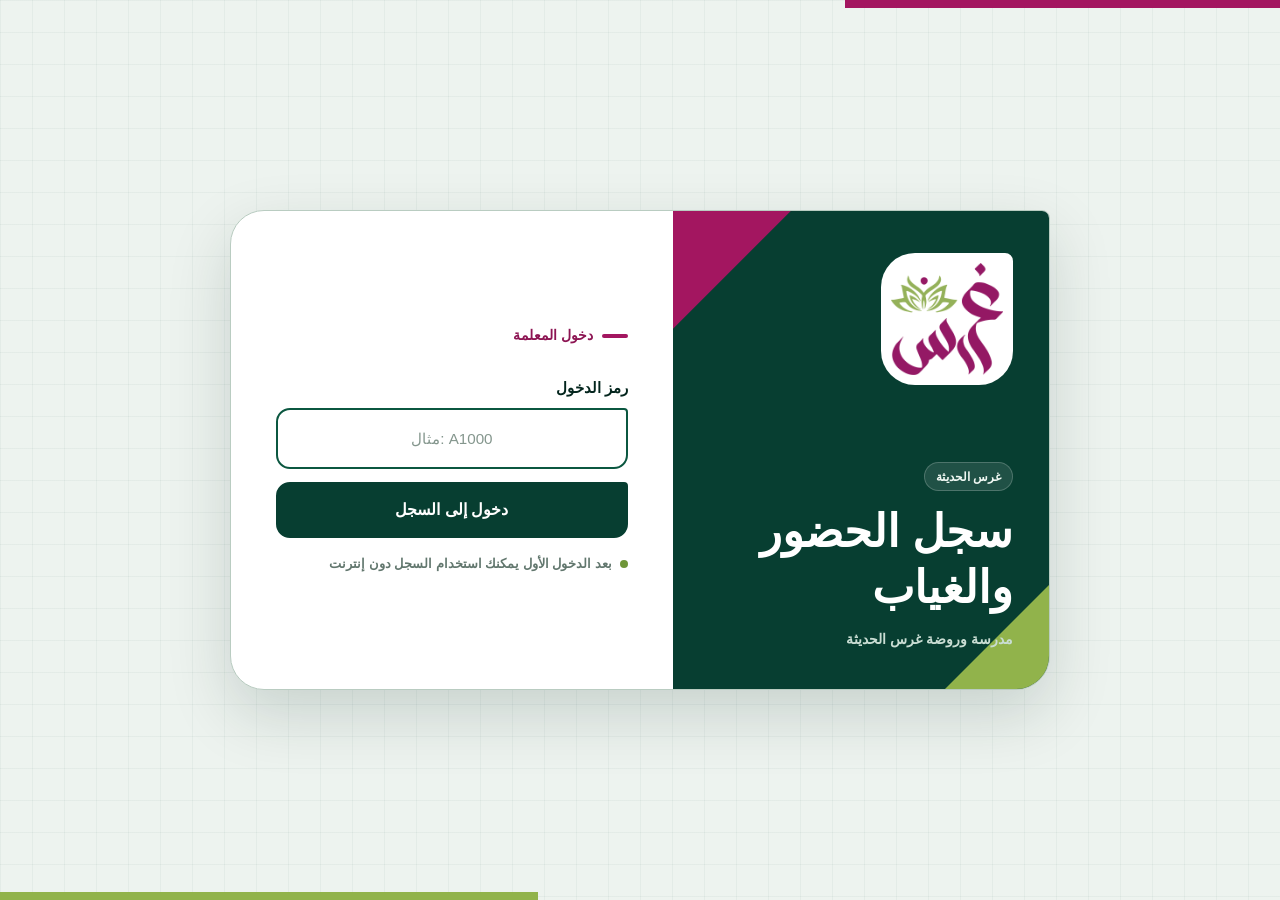
<file: index.html>
<!DOCTYPE html>
<html lang="ar" dir="rtl">
<head>
  <meta charset="UTF-8">
  <meta name="viewport" content="width=device-width,initial-scale=1,viewport-fit=cover">
  <meta name="theme-color" content="#073E31">
  <meta name="mobile-web-app-capable" content="yes">
  <meta name="apple-mobile-web-app-capable" content="yes">
  <meta name="apple-mobile-web-app-status-bar-style" content="black-translucent">
  <meta name="description" content="سجل الحضور والغياب — مدرسة وروضة غرس الحديثة">
  <link rel="manifest" href="manifest.json">
  <link rel="apple-touch-icon" href="logo.png">
  <link rel="stylesheet" href="styles.css?v=5.3.0">
  <title>الحضور والغياب — غرس</title>
</head>

<body>
  <!-- تسجيل الدخول -->
  <section id="gate">
    <div class="gate-card">
      <div class="gate-brand">
        <div class="brand-mark">
          <img src="logo.png" alt="شعار غرس">
        </div>
        <div class="brand-copy">
          <span class="brand-chip">غرس الحديثة</span>
          <h1>سجل الحضور<br>والغياب</h1>
          <p>مدرسة وروضة غرس الحديثة</p>
        </div>
      </div>

      <div class="gate-form">
        <div class="form-kicker"><i></i><span>دخول المعلمة</span></div>
        <label for="code">رمز الدخول</label>
        <input
          id="code"
          type="text"
          inputmode="text"
          autocomplete="off"
          enterkeyhint="go"
          placeholder="مثال: A1000">
        <button class="btn-main" id="enter">دخول إلى السجل</button>
        <div class="offline-note">
          <i></i>
          <span>بعد الدخول الأول يمكنك استخدام السجل دون إنترنت</span>
        </div>
        <div class="note" id="gate-note" hidden></div>
      </div>
    </div>
  </section>

  <!-- التطبيق -->
  <div id="app">
    <header class="top">
      <div class="top-brand">
        <div class="top-logo"><img src="logo.png" alt="شعار غرس"></div>
        <div class="who">
          <b id="t-name"></b>
          <span id="t-class"></span>
        </div>
      </div>

      <div class="top-actions">
        <button class="ico" id="btn-sync" data-n="0" aria-label="مزامنة البيانات">
          <svg viewBox="0 0 24 24" aria-hidden="true">
            <path d="M21 12a9 9 0 1 1-2.6-6.4"></path>
            <path d="M21 3v6h-6"></path>
          </svg>
        </button>
        <button class="ico" id="btn-menu" aria-label="فتح الخيارات">
          <svg viewBox="0 0 24 24" aria-hidden="true">
            <path d="M5 7h14M5 12h14M5 17h14"></path>
          </svg>
        </button>
      </div>
    </header>

    <div class="wire ok" id="wire" role="status" aria-live="polite">
      <i></i><span id="wire-txt">محفوظ</span>
    </div>

    <main>
      <section class="day" aria-label="ملخص حضور اليوم">
        <div class="day-copy">
          <span class="day-kicker">سجل اليوم</span>
          <div class="day-line">
            <div>
              <span class="day-name" id="d-day">اليوم</span>
              <b id="d-date"></b>
            </div>
            <span class="student-count" id="d-count"></span>
          </div>
        </div>

        <div class="tally" aria-label="أعداد حالات الحضور">
          <div class="t-p"><i></i><b id="c-p">0</b><span>حاضر</span></div>
          <div class="t-a"><i></i><b id="c-a">0</b><span>غائب</span></div>
          <div class="t-e"><i></i><b id="c-e">0</b><span>مأذون</span></div>
        </div>
      </section>

      <section class="roster-panel" aria-labelledby="roster-title">
        <div class="roster-head">
          <div>
            <span>قائمة الصف</span>
            <h2 id="roster-title">الطلاب</h2>
          </div>
          <div class="legend" aria-hidden="true">
            <span class="lg-p"><i></i>حاضر</span>
            <span class="lg-a"><i></i>غائب</span>
            <span class="lg-e"><i></i>مأذون</span>
          </div>
        </div>
        <div id="roster"></div>
      </section>
    </main>

    <nav class="dock" aria-label="إجراءات الحضور">
      <button class="side add-action" id="btn-add">إضافة طالب</button>
      <button class="side sum-action" id="btn-sum">الملخص</button>
      <button class="submit" id="btn-submit">تسليم الحضور</button>
    </nav>
  </div>

  <div id="toasts" aria-live="polite"></div>

  <!-- إضافة طالب -->
  <div class="veil" id="v-add">
    <div class="sheet" role="dialog" aria-modal="true" aria-labelledby="add-title">
      <div class="grip"></div>
      <span class="sheet-kicker">قائمة الصف</span>
      <h2 id="add-title">إضافة طالب</h2>
      <label for="i-add">اسم الطالب</label>
      <input id="i-add" type="text" autocomplete="off" placeholder="الاسم الكامل">
      <div class="pair">
        <button class="go" id="do-add">إضافة</button>
        <button class="no" data-close>إلغاء</button>
      </div>
    </div>
  </div>

  <!-- تعديل الاسم -->
  <div class="veil" id="v-ren">
    <div class="sheet" role="dialog" aria-modal="true" aria-labelledby="rename-title">
      <div class="grip"></div>
      <span class="sheet-kicker">بيانات الطالب</span>
      <h2 id="rename-title">تعديل اسم الطالب</h2>
      <div class="warn">سيُحدَّث الاسم في كل سجلات الحضور السابقة.</div>
      <label for="i-ren">الاسم الجديد</label>
      <input id="i-ren" type="text" autocomplete="off">
      <div class="pair">
        <button class="go" id="do-ren">حفظ</button>
        <button class="no" data-close>إلغاء</button>
      </div>
    </div>
  </div>

  <!-- خيارات الطالب -->
  <div class="veil" id="v-row">
    <div class="sheet menu" role="dialog" aria-modal="true" aria-labelledby="row-h">
      <div class="grip"></div>
      <span class="sheet-kicker">خيارات الطالب</span>
      <h2 id="row-h"></h2>
      <button id="row-ren">تعديل الاسم</button>
      <button class="danger" id="row-del">حذف من القائمة</button>
      <hr>
      <button data-close>إلغاء</button>
    </div>
  </div>

  <!-- خيارات التطبيق -->
  <div class="veil" id="v-menu">
    <div class="sheet menu" role="dialog" aria-modal="true" aria-labelledby="menu-title">
      <div class="grip"></div>
      <span class="sheet-kicker">إدارة السجل</span>
      <h2 id="menu-title">خيارات</h2>
      <button id="m-pull">تحديث البيانات من الشيت</button>
      <hr>
      <button class="danger" id="m-out">تسجيل الخروج</button>
      <button data-close>إغلاق</button>
    </div>
  </div>

  <!-- ملخص اليوم -->
  <div class="veil" id="v-sum">
    <div class="sheet" role="dialog" aria-modal="true" aria-labelledby="summary-title">
      <div class="grip"></div>
      <span class="sheet-kicker">نظرة سريعة</span>
      <h2 id="summary-title">ملخص اليوم</h2>
      <div class="tally summary-tally">
        <div class="t-p"><i></i><b id="s-p">0</b><span>حاضر</span></div>
        <div class="t-a"><i></i><b id="s-a">0</b><span>غائب</span></div>
        <div class="t-e"><i></i><b id="s-e">0</b><span>مأذون</span></div>
      </div>
      <div class="absentees" id="s-list"></div>
      <div class="pair"><button class="no" data-close>إغلاق</button></div>
    </div>
  </div>

  <script src="app.js?v=5.1.2"></script>
</body>
</html>
</file>
<file: styles.css>
/* ==========================================================
   GHARS ATTENDANCE — Interface 5.3
   واجهة مسطحة وسريعة: بلا مكتبات، بلا خطوط خارجية،
   بلا ضبابية، وبلا ظلال متكررة على بطاقات الطلاب.
   ========================================================== */

:root {
  color-scheme: light;
  --bg: #edf3ef;
  --surface: #ffffff;
  --surface-2: #f6f9f7;
  --line: #d5e1da;
  --line-dark: #b9ccc1;
  --text: #15382d;
  --muted: #62776e;

  --forest-950: #03251d;
  --forest-900: #073e31;
  --forest-800: #0b5740;
  --forest-100: #e5f2eb;

  --magenta-700: #8d1553;
  --magenta-600: #a31660;
  --magenta-100: #f8e6ef;

  --leaf-600: #6f9639;
  --leaf-500: #91b34b;
  --leaf-100: #edf5df;

  --red-700: #9b302b;
  --red-600: #bd4039;
  --red-100: #fcedeb;

  --amber-700: #8a5905;
  --amber-600: #ab710b;
  --amber-100: #fff2d7;

  --blue-700: #255e91;
  --blue-100: #e8f2fb;

  --radius-s: 12px;
  --radius-m: 18px;
  --radius-l: 28px;
}

*,
*::before,
*::after {
  box-sizing: border-box;
}

html {
  min-height: 100%;
  background: var(--bg);
  font-size: 16px;
  -webkit-text-size-adjust: 100%;
}

body {
  min-width: 280px;
  min-height: 100vh;
  min-height: 100dvh;
  margin: 0;
  overflow-x: hidden;
  color: var(--text);
  background: var(--bg);
  font-family: Tahoma, Arial, "Segoe UI", sans-serif;
  line-height: 1.5;
  text-rendering: optimizeLegibility;
}

button,
input {
  font: inherit;
  color: inherit;
}

button {
  padding: 0;
  cursor: pointer;
  background: none;
  border: 0;
  touch-action: manipulation;
  -webkit-tap-highlight-color: transparent;
  -webkit-user-select: none;
  user-select: none;
}

button:disabled {
  cursor: default;
}

[hidden] {
  display: none !important;
}

:focus-visible {
  outline: 3px solid rgba(163, 22, 96, 0.34);
  outline-offset: 3px;
}

::selection {
  color: #fff;
  background: var(--magenta-600);
}

/* ── الدخول: تكوين مقسوم بدل البطاقة التقليدية ───────── */

#gate {
  position: relative;
  display: grid;
  min-height: 100vh;
  min-height: 100dvh;
  place-items: center;
  padding:
    max(22px, env(safe-area-inset-top))
    16px
    max(22px, env(safe-area-inset-bottom));
  overflow: hidden;
  background:
    linear-gradient(90deg, rgba(7, 62, 49, 0.045) 1px, transparent 1px),
    linear-gradient(rgba(7, 62, 49, 0.045) 1px, transparent 1px),
    var(--bg);
  background-size: 32px 32px;
}

#gate::before {
  content: "";
  position: absolute;
  top: 0;
  right: 0;
  width: 34%;
  height: 8px;
  background: var(--magenta-600);
}

#gate::after {
  content: "";
  position: absolute;
  bottom: 0;
  left: 0;
  width: 42%;
  height: 8px;
  background: var(--leaf-500);
}

.gate-card {
  position: relative;
  display: grid;
  grid-template-columns: 0.92fr 1.08fr;
  width: min(100%, 820px);
  min-height: 480px;
  overflow: hidden;
  background: var(--surface);
  border: 1px solid var(--line-dark);
  border-radius: 34px 8px 34px 34px;
  box-shadow: 0 24px 64px rgba(3, 37, 29, 0.16);
}

.gate-brand {
  position: relative;
  display: flex;
  flex-direction: column;
  justify-content: space-between;
  min-width: 0;
  padding: 42px 36px 38px;
  overflow: hidden;
  color: #fff;
  background: var(--forest-900);
}

.gate-brand::before {
  content: "";
  position: absolute;
  top: 0;
  left: 0;
  width: 118px;
  height: 118px;
  background: var(--magenta-600);
  clip-path: polygon(0 0, 100% 0, 0 100%);
}

.gate-brand::after {
  content: "";
  position: absolute;
  right: 0;
  bottom: 0;
  width: 104px;
  height: 104px;
  background: var(--leaf-500);
  clip-path: polygon(100% 0, 100% 100%, 0 100%);
}

.brand-mark {
  position: relative;
  z-index: 1;
  display: grid;
  width: 132px;
  height: 132px;
  place-items: center;
  background: #fff;
  border: 7px solid rgba(255, 255, 255, 0.20);
  border-radius: 34px 8px 34px 34px;
}

.brand-mark img {
  display: block;
  width: 112px;
  height: 112px;
  object-fit: contain;
}

.brand-copy {
  position: relative;
  z-index: 1;
}

.brand-chip {
  display: inline-flex;
  align-items: center;
  min-height: 29px;
  margin-bottom: 13px;
  padding: 4px 11px;
  color: #f0f8f3;
  background: rgba(255, 255, 255, 0.10);
  border: 1px solid rgba(255, 255, 255, 0.20);
  border-radius: 999px;
  font-size: 0.78rem;
  font-weight: 800;
}

.brand-copy h1 {
  margin: 0;
  color: #fff;
  font-size: clamp(2rem, 5vw, 2.8rem);
  font-weight: 900;
  line-height: 1.25;
}

.brand-copy p {
  margin: 13px 0 0;
  color: #c9ddd3;
  font-size: 0.9rem;
  font-weight: 700;
}

.gate-form {
  display: flex;
  flex-direction: column;
  justify-content: center;
  min-width: 0;
  padding: 46px 45px;
}

.form-kicker {
  display: flex;
  align-items: center;
  gap: 9px;
  margin-bottom: 30px;
  color: var(--magenta-700);
  font-size: 0.85rem;
  font-weight: 900;
}

.form-kicker i {
  width: 26px;
  height: 4px;
  background: var(--magenta-600);
  border-radius: 999px;
}

.gate-form label {
  display: block;
  margin-bottom: 9px;
  color: var(--forest-950);
  font-size: 0.92rem;
  font-weight: 900;
}

#code {
  width: 100%;
  min-height: 59px;
  padding: 14px 17px;
  color: var(--forest-950);
  background: var(--surface-2);
  border: 2px solid var(--line);
  border-radius: 14px 4px 14px 14px;
  direction: ltr;
  font-size: 1.2rem;
  font-weight: 800;
  letter-spacing: 0.14em;
  text-align: center;
}

#code::placeholder {
  color: #84968d;
  font-size: 0.95rem;
  font-weight: 500;
  letter-spacing: 0;
}

#code:focus {
  outline: none;
  background: #fff;
  border-color: var(--forest-800);
}

.btn-main {
  width: 100%;
  min-height: 56px;
  margin-top: 13px;
  color: #fff;
  background: var(--forest-900);
  border: 2px solid var(--forest-900);
  border-radius: 14px 4px 14px 14px;
  font-size: 1rem;
  font-weight: 900;
}

.btn-main:hover:not(:disabled) {
  background: var(--forest-800);
  border-color: var(--forest-800);
}

.btn-main:active:not(:disabled) {
  background: var(--forest-950);
}

.btn-main:disabled {
  opacity: 0.58;
}

.offline-note {
  display: flex;
  align-items: flex-start;
  gap: 8px;
  margin-top: 16px;
  color: var(--muted);
  font-size: 0.79rem;
  font-weight: 700;
  line-height: 1.6;
}

.offline-note i {
  width: 8px;
  height: 8px;
  margin-top: 6px;
  flex: 0 0 auto;
  background: var(--leaf-600);
  border-radius: 50%;
}

.note {
  margin-top: 14px;
  padding: 11px 13px;
  border: 1px solid transparent;
  border-radius: var(--radius-s);
  font-size: 0.85rem;
  font-weight: 800;
  text-align: right;
}

.note.err {
  color: var(--red-700);
  background: var(--red-100);
  border-color: #efc7c3;
}

.note.hint {
  color: var(--magenta-700);
  background: var(--magenta-100);
  border-color: #eac6d8;
}

/* ── التطبيق ─────────────────────────────────────── */

#app {
  display: none;
  flex-direction: column;
  min-height: 100vh;
  min-height: 100dvh;
  background: var(--bg);
}

#app.on {
  display: flex;
}

.top {
  position: sticky;
  top: 0;
  z-index: 40;
  display: flex;
  align-items: center;
  justify-content: space-between;
  min-height: 74px;
  padding:
    max(10px, env(safe-area-inset-top))
    max(14px, calc((100vw - 1040px) / 2))
    10px;
  color: #fff;
  background: var(--forest-900);
  border-bottom: 4px solid var(--leaf-500);
}

.top::after {
  content: "";
  position: absolute;
  bottom: -4px;
  left: 0;
  width: min(28%, 240px);
  height: 4px;
  background: var(--magenta-600);
}

.top-brand,
.top-actions {
  display: flex;
  align-items: center;
}

.top-brand {
  min-width: 0;
  gap: 11px;
}

.top-actions {
  gap: 8px;
}

.top-logo {
  display: grid;
  width: 48px;
  height: 48px;
  flex: 0 0 auto;
  place-items: center;
  overflow: hidden;
  background: #fff;
  border-radius: 14px 4px 14px 14px;
}

.top-logo img {
  display: block;
  width: 42px;
  height: 42px;
  object-fit: contain;
}

.who {
  min-width: 0;
}

.who b,
.who span {
  display: block;
  overflow: hidden;
  text-overflow: ellipsis;
  white-space: nowrap;
}

.who b {
  color: #fff;
  font-size: 1rem;
  font-weight: 900;
}

.who span {
  margin-top: 2px;
  color: #bfd7cb;
  font-size: 0.8rem;
  font-weight: 700;
}

.ico {
  position: relative;
  display: grid;
  width: 42px;
  height: 42px;
  place-items: center;
  color: #fff;
  background: rgba(255, 255, 255, 0.10);
  border: 1px solid rgba(255, 255, 255, 0.20);
  border-radius: 12px 3px 12px 12px;
}

.ico:hover {
  background: rgba(255, 255, 255, 0.18);
}

.ico:active {
  background: rgba(255, 255, 255, 0.24);
}

.ico svg {
  width: 20px;
  height: 20px;
  fill: none;
  stroke: currentColor;
  stroke-width: 2;
  stroke-linecap: round;
  stroke-linejoin: round;
}

.ico[data-n]:not([data-n="0"])::before {
  content: attr(data-n);
  position: absolute;
  top: -7px;
  left: -7px;
  display: grid;
  min-width: 21px;
  height: 21px;
  padding: 0 5px;
  place-items: center;
  color: #fff;
  background: var(--magenta-600);
  border: 2px solid var(--forest-900);
  border-radius: 999px;
  font-size: 0.68rem;
  font-weight: 900;
}

.spinning svg {
  animation: spin 0.85s linear infinite;
}

@keyframes spin {
  to { transform: rotate(360deg); }
}

/* ── حالة المزامنة ───────────────────────────────── */

.wire {
  position: sticky;
  top: 74px;
  z-index: 35;
  display: flex;
  align-items: center;
  min-height: 35px;
  padding: 7px max(16px, calc((100vw - 1040px) / 2));
  gap: 8px;
  border-bottom: 1px solid var(--line);
  font-size: 0.81rem;
  font-weight: 900;
}

.wire i {
  width: 8px;
  height: 8px;
  flex: 0 0 auto;
  background: currentColor;
  border-radius: 50%;
}

.wire.ok {
  color: #4f762e;
  background: var(--leaf-100);
}

.wire.work {
  color: var(--blue-700);
  background: var(--blue-100);
}

.wire.wait {
  color: var(--amber-700);
  background: var(--amber-100);
}

.wire.bad {
  color: var(--red-700);
  background: var(--red-100);
}

.wire.work i {
  animation: pulse 1s steps(2, end) infinite;
}

@keyframes pulse {
  50% { opacity: 0.35; }
}

/* ── مساحة العمل ─────────────────────────────────── */

main {
  width: 100%;
  max-width: 1040px;
  margin-inline: auto;
  padding: 22px 14px 126px;
}

/* لوحة اليوم مقسومة إلى تاريخ + أرقام */
.day {
  display: grid;
  grid-template-columns: minmax(230px, 0.82fr) minmax(360px, 1.18fr);
  min-width: 0;
  margin-bottom: 16px;
  overflow: hidden;
  background: var(--surface);
  border: 1px solid var(--line-dark);
  border-radius: 26px 6px 26px 26px;
}

.day-copy {
  position: relative;
  display: flex;
  flex-direction: column;
  justify-content: center;
  min-width: 0;
  padding: 22px 24px;
  color: #fff;
  background: var(--forest-900);
}

.day-copy::after {
  content: "";
  position: absolute;
  right: 0;
  bottom: 0;
  width: 46%;
  height: 5px;
  background: var(--magenta-600);
}

.day-kicker {
  margin-bottom: 8px;
  color: #bcd4c8;
  font-size: 0.78rem;
  font-weight: 900;
}

.day-line {
  display: flex;
  align-items: flex-end;
  justify-content: space-between;
  min-width: 0;
  gap: 12px;
}

.day-name {
  display: block;
  color: #fff;
  font-size: 1.45rem;
  font-weight: 900;
}

#d-date {
  display: block;
  margin-top: 3px;
  color: #d0e1d8;
  font-size: 0.84rem;
  font-weight: 700;
  direction: ltr;
  text-align: right;
}

.student-count {
  flex: 0 0 auto;
  padding: 6px 10px;
  color: #fff;
  background: rgba(255, 255, 255, 0.11);
  border: 1px solid rgba(255, 255, 255, 0.18);
  border-radius: 999px;
  font-size: 0.77rem;
  font-weight: 900;
  white-space: nowrap;
}

.tally {
  display: grid;
  grid-template-columns: repeat(3, minmax(0, 1fr));
  gap: 9px;
  min-width: 0;
  padding: 17px;
}

.tally > div {
  display: grid;
  grid-template-columns: auto 1fr;
  grid-template-rows: auto auto;
  min-width: 0;
  padding: 12px;
  column-gap: 8px;
  border: 1px solid transparent;
  border-radius: 16px 4px 16px 16px;
}

.tally i {
  grid-row: 1 / 3;
  align-self: center;
  width: 9px;
  height: 28px;
  border-radius: 999px;
}

.tally b {
  min-width: 0;
  font-size: 1.38rem;
  font-weight: 900;
  font-variant-numeric: tabular-nums;
  line-height: 1.05;
}

.tally span {
  margin-top: 3px;
  font-size: 0.76rem;
  font-weight: 800;
}

.t-p {
  color: #50772f;
  background: var(--leaf-100);
  border-color: #d6e5bd !important;
}

.t-p i {
  background: var(--leaf-600);
}

.t-a {
  color: var(--red-700);
  background: var(--red-100);
  border-color: #efcbc7 !important;
}

.t-a i {
  background: var(--red-600);
}

.t-e {
  color: var(--amber-700);
  background: var(--amber-100);
  border-color: #ead6aa !important;
}

.t-e i {
  background: var(--amber-600);
}

/* السجل الموحد: سطح واحد بدل ظل لكل طالب */
.roster-panel {
  overflow: hidden;
  background: var(--surface);
  border: 1px solid var(--line-dark);
  border-radius: 26px 6px 26px 26px;
}

.roster-head {
  display: flex;
  align-items: center;
  justify-content: space-between;
  min-height: 78px;
  padding: 16px 20px;
  gap: 16px;
  background: var(--surface);
  border-bottom: 1px solid var(--line);
}

.roster-head > div:first-child {
  position: relative;
  padding-right: 14px;
}

.roster-head > div:first-child::before {
  content: "";
  position: absolute;
  top: 2px;
  right: 0;
  width: 5px;
  height: 43px;
  background: var(--magenta-600);
  border-radius: 999px;
}

.roster-head span {
  color: var(--muted);
  font-size: 0.76rem;
  font-weight: 800;
}

.roster-head h2 {
  margin: 1px 0 0;
  color: var(--forest-950);
  font-size: 1.18rem;
  font-weight: 900;
}

.legend {
  display: flex;
  align-items: center;
  gap: 11px;
}

.legend span {
  display: inline-flex;
  align-items: center;
  gap: 5px;
  color: var(--muted);
  font-size: 0.75rem;
}

.legend i {
  width: 8px;
  height: 8px;
  border-radius: 50%;
}

.lg-p i { background: var(--leaf-600); }
.lg-a i { background: var(--red-600); }
.lg-e i { background: var(--amber-600); }

#roster {
  display: flex;
  flex-direction: column;
}

.row {
  position: relative;
  display: grid;
  grid-template-columns: minmax(0, 1fr) minmax(300px, 360px);
  align-items: center;
  min-width: 0;
  padding: 12px 17px;
  gap: 18px;
  background: #fff;
  border-bottom: 1px solid var(--line);
  contain: layout paint style;
}

.row:last-child {
  border-bottom: 0;
}

.row::before {
  content: "";
  position: absolute;
  top: 15px;
  right: 0;
  bottom: 15px;
  width: 4px;
  background: var(--leaf-600);
  border-radius: 4px 0 0 4px;
}

.row.absent {
  background: #fffafa;
}

.row.absent::before {
  background: var(--red-600);
}

.row.excused {
  background: #fffcf5;
}

.row.excused::before {
  background: var(--amber-600);
}

.row:hover {
  background: var(--surface-2);
}

.row-h {
  display: flex;
  align-items: center;
  min-width: 0;
  margin: 0;
  gap: 11px;
}

.av {
  display: grid;
  width: 37px;
  height: 37px;
  flex: 0 0 auto;
  place-items: center;
  border: 1px solid rgba(7, 62, 49, 0.10);
  border-radius: 12px 3px 12px 12px;
  font-size: 0.82rem;
  font-weight: 900;
}

.row-h .nm {
  min-width: 0;
  flex: 1;
  overflow: hidden;
  color: var(--forest-950);
  font-size: 0.96rem;
  font-weight: 900;
  text-overflow: ellipsis;
  white-space: nowrap;
}

.more {
  display: grid;
  width: 35px;
  height: 35px;
  flex: 0 0 auto;
  place-items: center;
  color: var(--magenta-700);
  background: var(--magenta-100);
  border: 1px solid #e9c5d7;
  border-radius: 11px 3px 11px 11px;
  font-size: 1.2rem;
  font-weight: 900;
  line-height: 1;
}

.more:hover,
.more:active {
  color: #fff;
  background: var(--magenta-600);
}

.stamps {
  display: grid;
  grid-template-columns: repeat(3, minmax(0, 1fr));
  min-width: 0;
  padding: 3px;
  gap: 3px;
  background: #eef3f0;
  border: 1px solid var(--line);
  border-radius: 14px 4px 14px 14px;
}

.stamps button {
  min-width: 0;
  min-height: 39px;
  padding: 7px 4px;
  color: var(--muted);
  background: transparent;
  border: 1px solid transparent;
  border-radius: 10px 3px 10px 10px;
  font-size: 0.81rem;
  font-weight: 900;
}

.stamps button::before {
  content: "";
  display: inline-block;
  width: 7px;
  height: 7px;
  margin-left: 5px;
  background: currentColor;
  border-radius: 50%;
  opacity: 0.55;
  vertical-align: 1px;
}

.stamps button:hover {
  background: rgba(255, 255, 255, 0.72);
}

.stamps .p.on,
.stamps .a.on,
.stamps .e.on {
  color: #fff;
}

.stamps .p.on {
  background: var(--leaf-600);
  border-color: var(--leaf-600);
}

.stamps .a.on {
  background: var(--red-600);
  border-color: var(--red-600);
}

.stamps .e.on {
  background: var(--amber-600);
  border-color: var(--amber-600);
}

.stamps button.on::after {
  content: "✓";
  margin-right: 5px;
  font-size: 0.75rem;
}

.blank {
  padding: 50px 20px;
  color: var(--muted);
  text-align: center;
  font-size: 0.9rem;
}

.blank b {
  display: block;
  margin-bottom: 7px;
  color: var(--forest-950);
  font-size: 1rem;
}

/* ── شريط الإجراءات ─────────────────────────────── */

.dock {
  position: fixed;
  right: 10px;
  bottom: max(9px, env(safe-area-inset-bottom));
  left: 10px;
  z-index: 45;
  display: grid;
  grid-template-columns: max-content max-content minmax(180px, 1fr);
  width: auto;
  max-width: 800px;
  margin-inline: auto;
  padding: 7px;
  gap: 6px;
  background: #fff;
  border: 1px solid var(--line-dark);
  border-radius: 19px 5px 19px 19px;
  box-shadow: 0 14px 36px rgba(3, 37, 29, 0.16);
}

.dock button {
  min-height: 50px;
  font-weight: 900;
}

.dock .side {
  padding: 10px 14px;
  color: var(--magenta-700);
  background: var(--magenta-100);
  border: 1px solid #ebcad9;
  border-radius: 12px 3px 12px 12px;
  font-size: 0.84rem;
}

.dock .side:hover,
.dock .side:active {
  background: #f3d8e5;
}

.submit {
  position: relative;
  min-width: 0;
  overflow: hidden;
  color: #fff;
  background: var(--forest-900);
  border: 1px solid var(--forest-900);
  border-radius: 12px 3px 12px 12px;
  font-size: 0.94rem;
}

.submit::before {
  content: "";
  position: absolute;
  top: 0;
  right: 0;
  width: 5px;
  height: 100%;
  background: var(--leaf-500);
}

.submit:hover,
.submit:active {
  background: var(--forest-800);
}

.submit.done {
  color: #4f762e;
  background: var(--leaf-100);
  border-color: #d4e3bb;
}

.submit.done::before {
  background: var(--leaf-600);
}

.submit.pending {
  color: var(--amber-700);
  background: var(--amber-100);
  border-color: #ead6aa;
}

.submit.pending::before {
  background: var(--amber-600);
}

/* ── النوافذ ─────────────────────────────────────── */

.veil {
  position: fixed;
  inset: 0;
  z-index: 200;
  display: flex;
  align-items: flex-end;
  justify-content: center;
  padding-top: 24px;
  visibility: hidden;
  opacity: 0;
  background: rgba(3, 37, 29, 0.66);
  transition: opacity 0.14s ease, visibility 0.14s ease;
}

.veil.open {
  visibility: visible;
  opacity: 1;
}

.sheet {
  position: relative;
  width: 100%;
  max-width: 520px;
  max-height: 88vh;
  max-height: 88dvh;
  padding: 21px 18px calc(24px + env(safe-area-inset-bottom));
  overflow-y: auto;
  background: #fff;
  border-radius: 28px 8px 0 0;
  transform: translateY(12px);
  transition: transform 0.14s ease;
}

.sheet::before {
  content: "";
  position: absolute;
  top: 0;
  right: 0;
  width: 42%;
  height: 5px;
  background: var(--magenta-600);
}

.veil.open .sheet {
  transform: none;
}

.grip {
  width: 42px;
  height: 4px;
  margin: 0 auto 16px;
  background: var(--line-dark);
  border-radius: 999px;
}

.sheet-kicker {
  display: block;
  margin-bottom: 2px;
  color: var(--magenta-700);
  font-size: 0.75rem;
  font-weight: 900;
}

.sheet h2 {
  margin: 0 0 16px;
  color: var(--forest-950);
  font-size: 1.12rem;
  font-weight: 900;
}

.sheet label {
  display: block;
  margin-bottom: 7px;
  color: var(--text);
  font-size: 0.87rem;
  font-weight: 900;
}

.sheet input {
  width: 100%;
  min-height: 53px;
  margin-bottom: 14px;
  padding: 12px 14px;
  color: var(--forest-950);
  background: var(--surface-2);
  border: 2px solid var(--line);
  border-radius: 13px 4px 13px 13px;
  font-size: 0.97rem;
}

.sheet input:focus {
  outline: none;
  background: #fff;
  border-color: var(--forest-800);
}

.pair {
  display: flex;
  margin-top: 4px;
  gap: 8px;
}

.pair button {
  min-height: 48px;
  flex: 1;
  border-radius: 12px 3px 12px 12px;
  font-size: 0.92rem;
  font-weight: 900;
}

.go {
  color: #fff;
  background: var(--forest-900);
  border: 1px solid var(--forest-900);
}

.go:hover,
.go:active {
  background: var(--forest-800);
}

.go:disabled {
  opacity: 0.55;
}

.no {
  color: var(--forest-900);
  background: var(--forest-100);
  border: 1px solid #cfe2d7;
}

.warn {
  margin-bottom: 14px;
  padding: 10px 12px;
  color: var(--amber-700);
  background: var(--amber-100);
  border: 1px solid #ead6aa;
  border-radius: var(--radius-s);
  font-size: 0.82rem;
  font-weight: 800;
}

.menu button {
  display: flex;
  align-items: center;
  width: 100%;
  min-height: 49px;
  padding: 12px;
  color: var(--text);
  border: 1px solid transparent;
  border-radius: 12px 3px 12px 12px;
  font-size: 0.92rem;
  font-weight: 800;
  text-align: right;
}

.menu button:hover,
.menu button:active {
  background: var(--forest-100);
  border-color: #d4e5dc;
}

.menu .danger {
  color: var(--red-700);
}

.menu .danger:hover,
.menu .danger:active {
  background: var(--red-100);
  border-color: #efcbc7;
}

.menu hr {
  margin: 6px 0;
  border: 0;
  border-top: 1px solid var(--line);
}

.summary-tally {
  padding: 0;
  margin-bottom: 14px;
}

.absentees {
  margin-top: 6px;
}

.absentees h3 {
  margin: 14px 0 8px;
  color: var(--forest-950);
  font-size: 0.87rem;
  font-weight: 900;
}

.absentees div {
  display: flex;
  align-items: center;
  justify-content: space-between;
  margin-bottom: 5px;
  padding: 10px 11px;
  gap: 10px;
  background: var(--surface-2);
  border: 1px solid var(--line);
  border-radius: 11px 3px 11px 11px;
  font-size: 0.87rem;
}

.absentees em {
  padding: 2px 9px;
  border-radius: 999px;
  font-size: 0.75rem;
  font-style: normal;
  font-weight: 900;
}

.e-a {
  color: var(--red-700);
  background: var(--red-100);
}

.e-e {
  color: var(--amber-700);
  background: var(--amber-100);
}

.allgood {
  margin: 12px 0;
  padding: 16px;
  color: #4f762e;
  background: var(--leaf-100);
  border: 1px solid #d4e3bb;
  border-radius: var(--radius-s);
  font-weight: 900;
  text-align: center;
}

/* ── الإشعارات ───────────────────────────────────── */

#toasts {
  position: fixed;
  top: max(12px, env(safe-area-inset-top));
  right: 12px;
  left: 12px;
  z-index: 400;
  display: flex;
  flex-direction: column;
  align-items: center;
  gap: 7px;
  pointer-events: none;
}

.toast {
  max-width: 390px;
  padding: 11px 16px;
  color: #fff;
  background: var(--forest-950);
  border: 1px solid rgba(255, 255, 255, 0.16);
  border-radius: 13px 4px 13px 13px;
  box-shadow: 0 10px 25px rgba(3, 37, 29, 0.18);
  font-size: 0.86rem;
  font-weight: 900;
  text-align: center;
}

.toast.good {
  background: var(--forest-800);
}

.toast.bad {
  background: var(--red-700);
}

/* ── الهاتف ───────────────────────────────────────── */

@media (max-width: 720px) {
  #gate {
    padding-inline: 12px;
  }

  .gate-card {
    display: block;
    width: min(100%, 430px);
    min-height: 0;
    border-radius: 30px 7px 30px 30px;
  }

  .gate-brand {
    display: grid;
    grid-template-columns: 96px minmax(0, 1fr);
    align-items: center;
    min-height: 196px;
    padding: 29px 24px;
    gap: 18px;
  }

  .gate-brand::before {
    width: 76px;
    height: 76px;
  }

  .gate-brand::after {
    width: 68px;
    height: 68px;
  }

  .brand-mark {
    width: 96px;
    height: 96px;
    border-width: 5px;
    border-radius: 25px 6px 25px 25px;
  }

  .brand-mark img {
    width: 82px;
    height: 82px;
  }

  .brand-chip {
    min-height: 25px;
    margin-bottom: 8px;
    padding: 3px 9px;
    font-size: 0.7rem;
  }

  .brand-copy h1 {
    font-size: 1.55rem;
  }

  .brand-copy p {
    margin-top: 8px;
    font-size: 0.76rem;
  }

  .gate-form {
    padding: 29px 24px 27px;
  }

  .form-kicker {
    margin-bottom: 22px;
  }

  .day {
    grid-template-columns: 1fr;
  }

  .day-copy {
    padding: 18px;
  }

  .tally {
    padding: 12px;
  }

  .row {
    grid-template-columns: minmax(0, 1fr);
    padding: 12px 14px;
    gap: 10px;
  }

  .stamps {
    width: 100%;
  }
}

@media (min-width: 721px) {
  .veil {
    align-items: center;
    padding: 24px;
  }

  .sheet {
    border-radius: 28px 8px 28px 28px;
  }
}

@media (max-width: 520px) {
  .top {
    min-height: 70px;
    padding:
      max(9px, env(safe-area-inset-top))
      10px
      9px;
  }

  .top-logo {
    width: 43px;
    height: 43px;
    border-radius: 12px 3px 12px 12px;
  }

  .top-logo img {
    width: 38px;
    height: 38px;
  }

  .top-brand {
    gap: 8px;
  }

  .top-actions {
    gap: 6px;
  }

  .ico {
    width: 39px;
    height: 39px;
  }

  .wire {
    top: 70px;
    padding-inline: 13px;
  }

  main {
    padding: 15px 8px 124px;
  }

  .day,
  .roster-panel {
    border-radius: 21px 5px 21px 21px;
  }

  .day-name {
    font-size: 1.27rem;
  }

  .tally {
    gap: 6px;
    padding: 9px;
  }

  .tally > div {
    padding: 9px 7px;
    column-gap: 6px;
    border-radius: 13px 3px 13px 13px;
  }

  .tally i {
    width: 6px;
    height: 24px;
  }

  .tally b {
    font-size: 1.2rem;
  }

  .tally span {
    font-size: 0.7rem;
  }

  .roster-head {
    min-height: 68px;
    padding: 12px 14px;
  }

  .legend {
    gap: 7px;
  }

  .legend span {
    font-size: 0.68rem;
  }

  .legend i {
    width: 6px;
    height: 6px;
  }

  .row {
    padding: 11px 11px 11px 13px;
  }

  .row::before {
    top: 13px;
    bottom: 13px;
  }

  .av {
    width: 34px;
    height: 34px;
  }

  .row-h .nm {
    font-size: 0.92rem;
  }

  .more {
    width: 33px;
    height: 33px;
  }

  .dock {
    right: 6px;
    left: 6px;
    grid-template-columns: max-content max-content minmax(0, 1fr);
    padding: 6px;
    border-radius: 17px 4px 17px 17px;
  }

  .dock .side {
    padding-inline: 10px;
    font-size: 0.76rem;
  }

  .submit {
    font-size: 0.86rem;
  }
}

@media (max-width: 370px) {
  .gate-brand {
    grid-template-columns: 78px minmax(0, 1fr);
    min-height: 170px;
    padding: 23px 18px;
    gap: 13px;
  }

  .brand-mark {
    width: 78px;
    height: 78px;
  }

  .brand-mark img {
    width: 67px;
    height: 67px;
  }

  .brand-copy h1 {
    font-size: 1.3rem;
  }

  .brand-copy p {
    display: none;
  }

  .gate-form {
    padding: 24px 18px;
  }

  .who b {
    font-size: 0.89rem;
  }

  .who span {
    font-size: 0.72rem;
  }

  .top-logo {
    width: 39px;
    height: 39px;
  }

  .top-logo img {
    width: 34px;
    height: 34px;
  }

  .ico {
    width: 36px;
    height: 36px;
  }

  .ico svg {
    width: 18px;
    height: 18px;
  }

  .legend {
    display: none;
  }

  .stamps {
    gap: 2px;
  }

  .stamps button {
    min-height: 38px;
    padding-inline: 2px;
    font-size: 0.74rem;
  }

  .stamps button::before {
    width: 6px;
    height: 6px;
    margin-left: 3px;
  }

  .stamps button.on::after {
    margin-right: 3px;
  }

  main {
    padding-bottom: 174px;
  }

  .dock {
    grid-template-columns: 1fr 1fr;
  }

  .dock .side {
    font-size: 0.8rem;
  }

  .dock .submit {
    grid-column: 1 / -1;
    grid-row: 1;
  }
}

@media (prefers-reduced-motion: reduce) {
  *,
  *::before,
  *::after {
    animation-duration: 0.01ms !important;
    animation-iteration-count: 1 !important;
    transition-duration: 0.01ms !important;
  }
}

@media (prefers-contrast: more) {
  :root {
    --line: #9cb5a7;
    --line-dark: #789788;
    --muted: #40584d;
  }

  .day,
  .roster-panel,
  .dock,
  .gate-card {
    border-width: 2px;
  }
}
</file>
